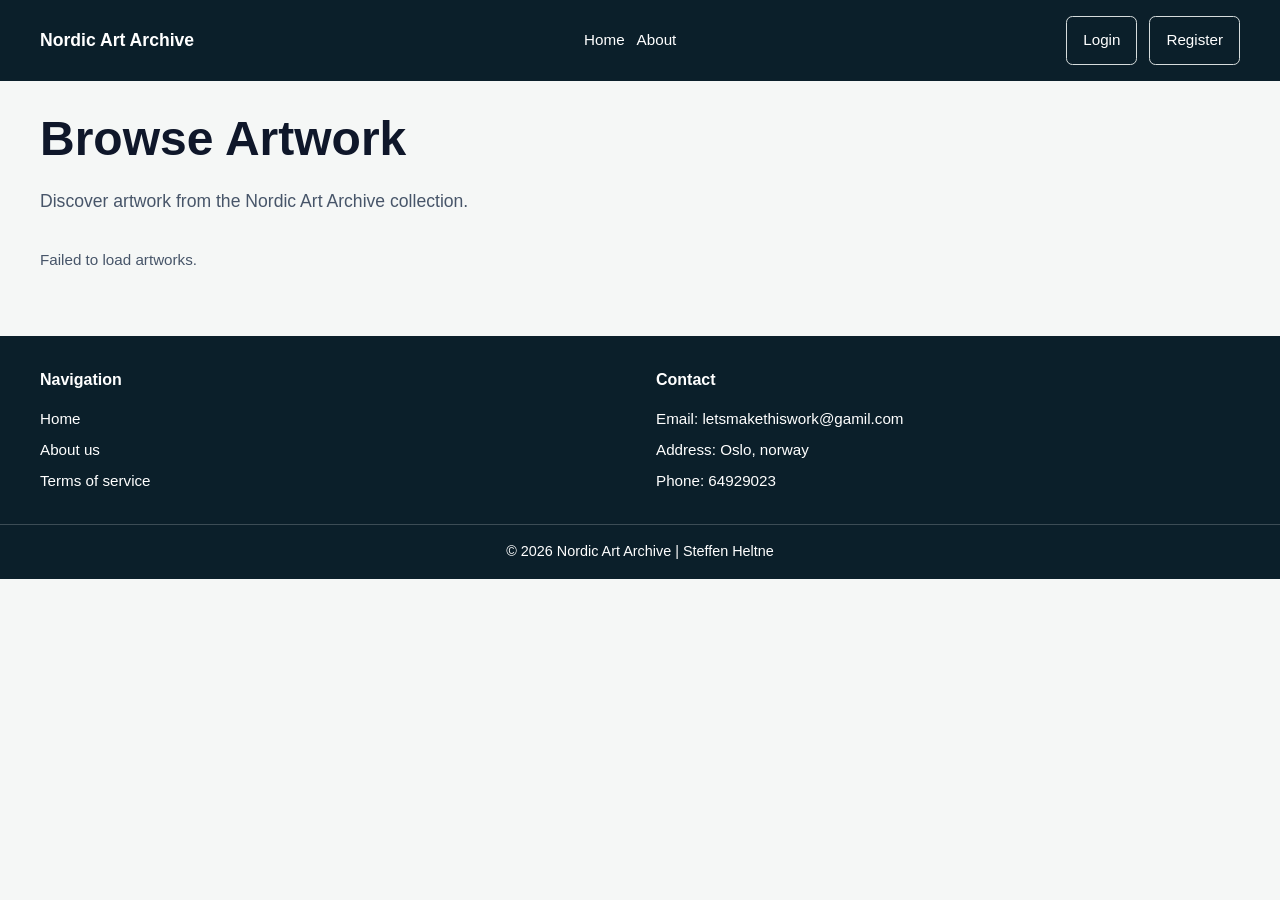
<file: index.html>
<!doctype html>
<html lang="en">
  <head>
    <meta charset="UTF-8" />
    <meta name="viewport" content="width=device-width, initial-scale=1.0" />
    <title>Nordic Art Archive</title>

    <link rel="stylesheet" href="./assets/css/style.css" />
  </head>
  <body>
    <header id="navbar"></header>
    <!--here is my main content, with 12 cards wisble to the customer who want to  see all of the art-->
    <main class="site-main">
      <section class="hero container">
        <h1 class="page-title">Browse Artwork</h1>
        <p class="page-lead">
          Discover artwork from the Nordic Art Archive collection.
        </p>
      </section>

      <section class="container" aria-label="Artwork feed">
        <div class="art-grid" id="artGrid"></div>
      </section>
    </main>
    <!--My footer with details as contact/email/adress/phone typical small and easy footer-->
    <footer class="site-footer">
      <div class="container footer-wrapper">
        <div class="footer-column">
          <h2 class="footer-title">Navigation</h2>
          <a href="./index.html" class="footer-link">Home</a>
          <a href="./about.html" class="footer-link">About us</a>
          <a href="#" class="footer-link">Terms of service</a>
        </div>
        <div class="footer-column">
          <h2 class="footer-title">Contact</h2>
          <p class="footer-text">Email: letsmakethiswork@gamil.com</p>
          <p class="footer-text">Address: Oslo, norway</p>
          <p class="footer-text">Phone: 64929023</p>
        </div>
      </div>

      <p class="footer-bottom">© 2026 Nordic Art Archive | Steffen Heltne</p>
    </footer>
    <script type="module" src="./assets/js/index.js"></script>
    <script type="module" src="./assets/js/components/navbar.js"></script>
  </body>
</html>
</file>
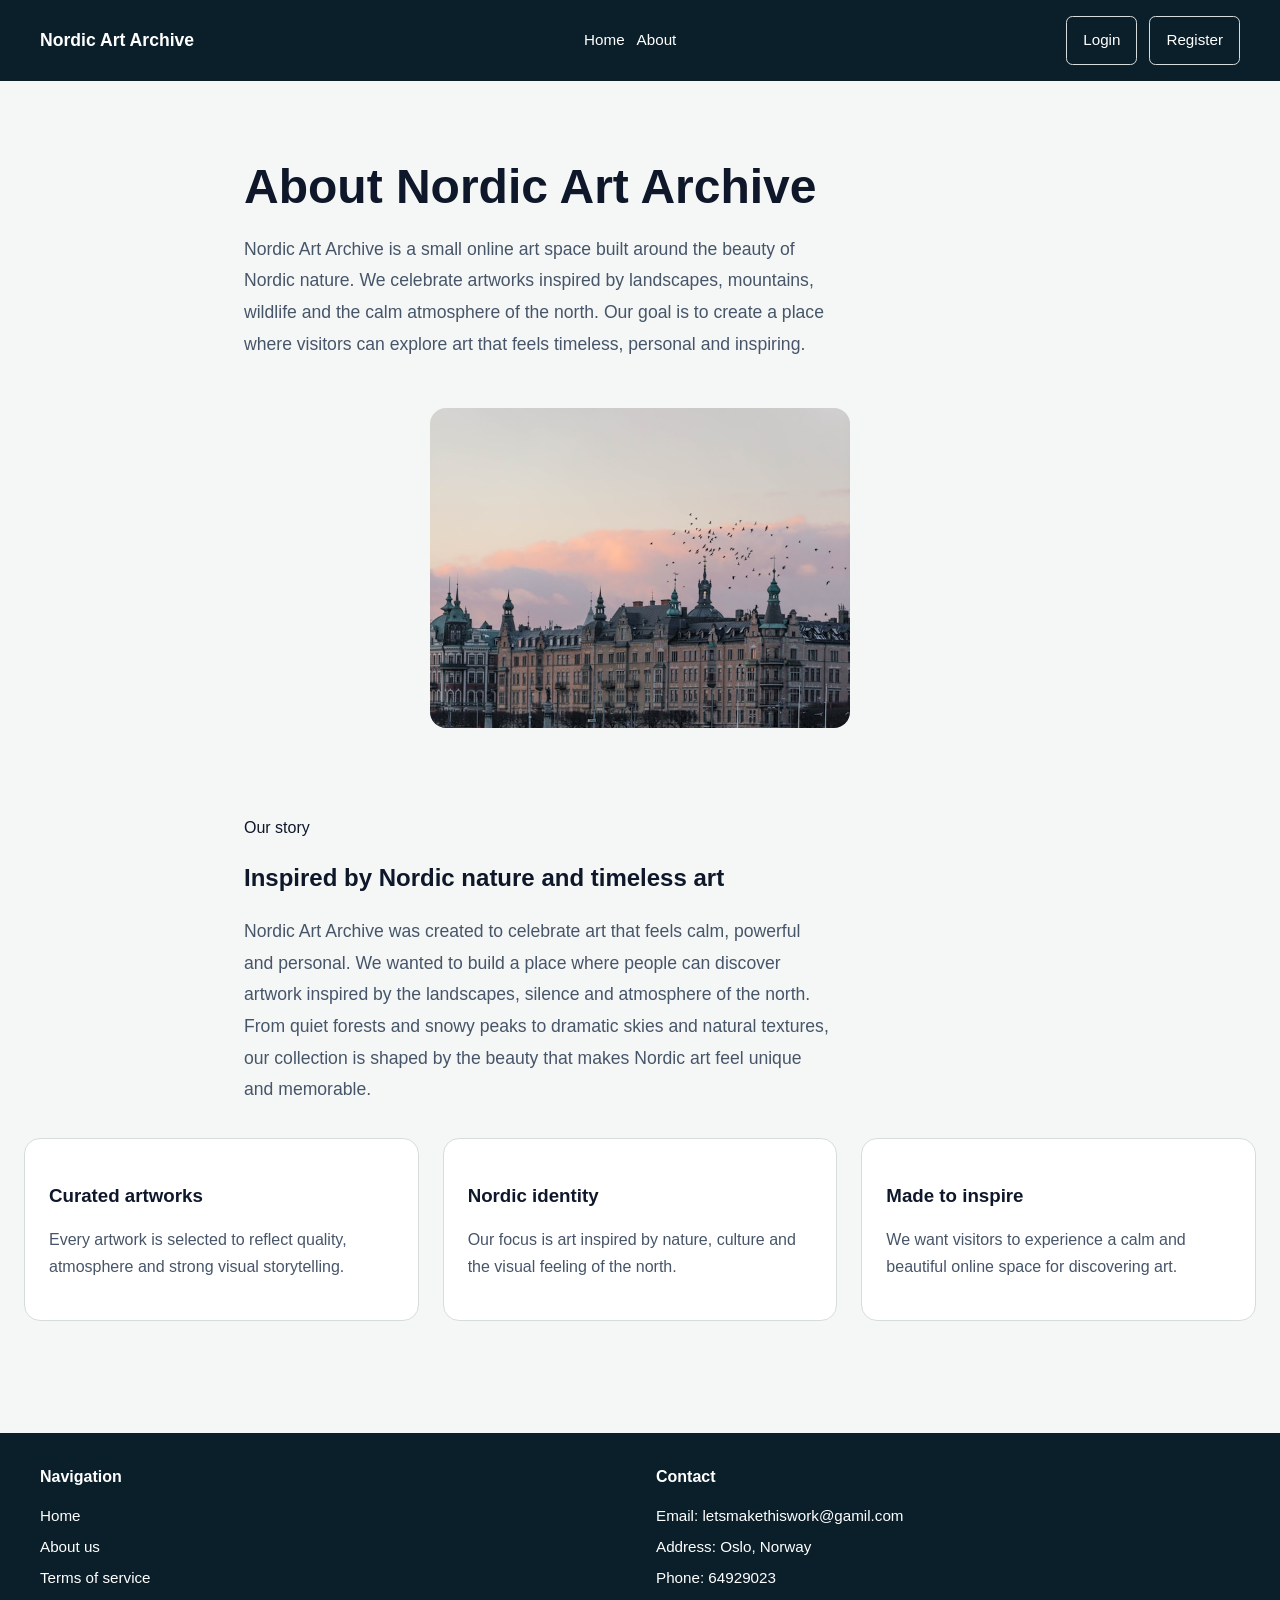
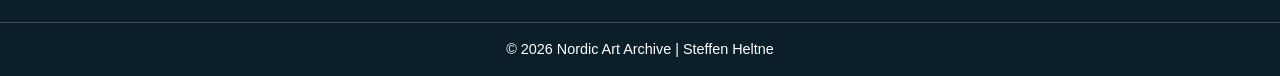
<file: about.html>
<!doctype html>
<html lang="en">
  <head>
    <meta charset="UTF-8" />
    <meta name="viewport" content="width=device-width, initial-scale=1.0" />
    <title>About | Nordic Art Archive</title>
    <link rel="stylesheet" href="./assets/css/style.css" />
  </head>
  <body>
    <header id="navbar"></header>

    <main class="site-main">
      <section class="hero-container">
        <h1 class="page-title">About Nordic Art Archive</h1>
        <p class="page-lead">
          Nordic Art Archive is a small online art space built around the beauty
          of Nordic nature. We celebrate artworks inspired by landscapes,
          mountains, wildlife and the calm atmosphere of the north. Our goal is
          to create a place where visitors can explore art that feels timeless,
          personal and inspiring.
        </p>
      </section>

      <section class="about-highlight">
        <div class="about-highlight-image">
          <img
            src="./assets/image/marten-bjork-zr-zkaQd7f4-unsplash.jpg"
            alt="Beautiful Nordic landscape with mountains and soft light"
          />
        </div>
      </section>

      <section class="hero-container">
        <div class="about-highlight-content">
          <span class="section-tag">Our story</span>
          <h2>Inspired by Nordic nature and timeless art</h2>
          <p class="page-lead">
            Nordic Art Archive was created to celebrate art that feels calm,
            powerful and personal. We wanted to build a place where people can
            discover artwork inspired by the landscapes, silence and atmosphere
            of the north.
          </p>
          <p class="page-lead">
            From quiet forests and snowy peaks to dramatic skies and natural
            textures, our collection is shaped by the beauty that makes Nordic
            art feel unique and memorable.
          </p>
        </div>
      </section>

      <section class="about-values">
        <article class="value-card">
          <h3>Curated artworks</h3>
          <p>
            Every artwork is selected to reflect quality, atmosphere and strong
            visual storytelling.
          </p>
        </article>

        <article class="value-card">
          <h3>Nordic identity</h3>
          <p>
            Our focus is art inspired by nature, culture and the visual feeling
            of the north.
          </p>
        </article>

        <article class="value-card">
          <h3>Made to inspire</h3>
          <p>
            We want visitors to experience a calm and beautiful online space for
            discovering art.
          </p>
        </article>
      </section>
    </main>

    <footer class="site-footer">
      <div class="container footer-wrapper">
        <div class="footer-column">
          <h2 class="footer-title">Navigation</h2>
          <a href="./index.html" class="footer-link">Home</a>
          <a href="./about.html" class="footer-link">About us</a>
          <a href="#" class="footer-link">Terms of service</a>
        </div>

        <div class="footer-column">
          <h2 class="footer-title">Contact</h2>
          <p class="footer-text">Email: letsmakethiswork@gamil.com</p>
          <p class="footer-text">Address: Oslo, Norway</p>
          <p class="footer-text">Phone: 64929023</p>
        </div>
      </div>

      <p class="footer-bottom">© 2026 Nordic Art Archive | Steffen Heltne</p>
    </footer>

    <script type="module" src="./assets/js/components/navbar.js"></script>
  </body>
</html>
</file>
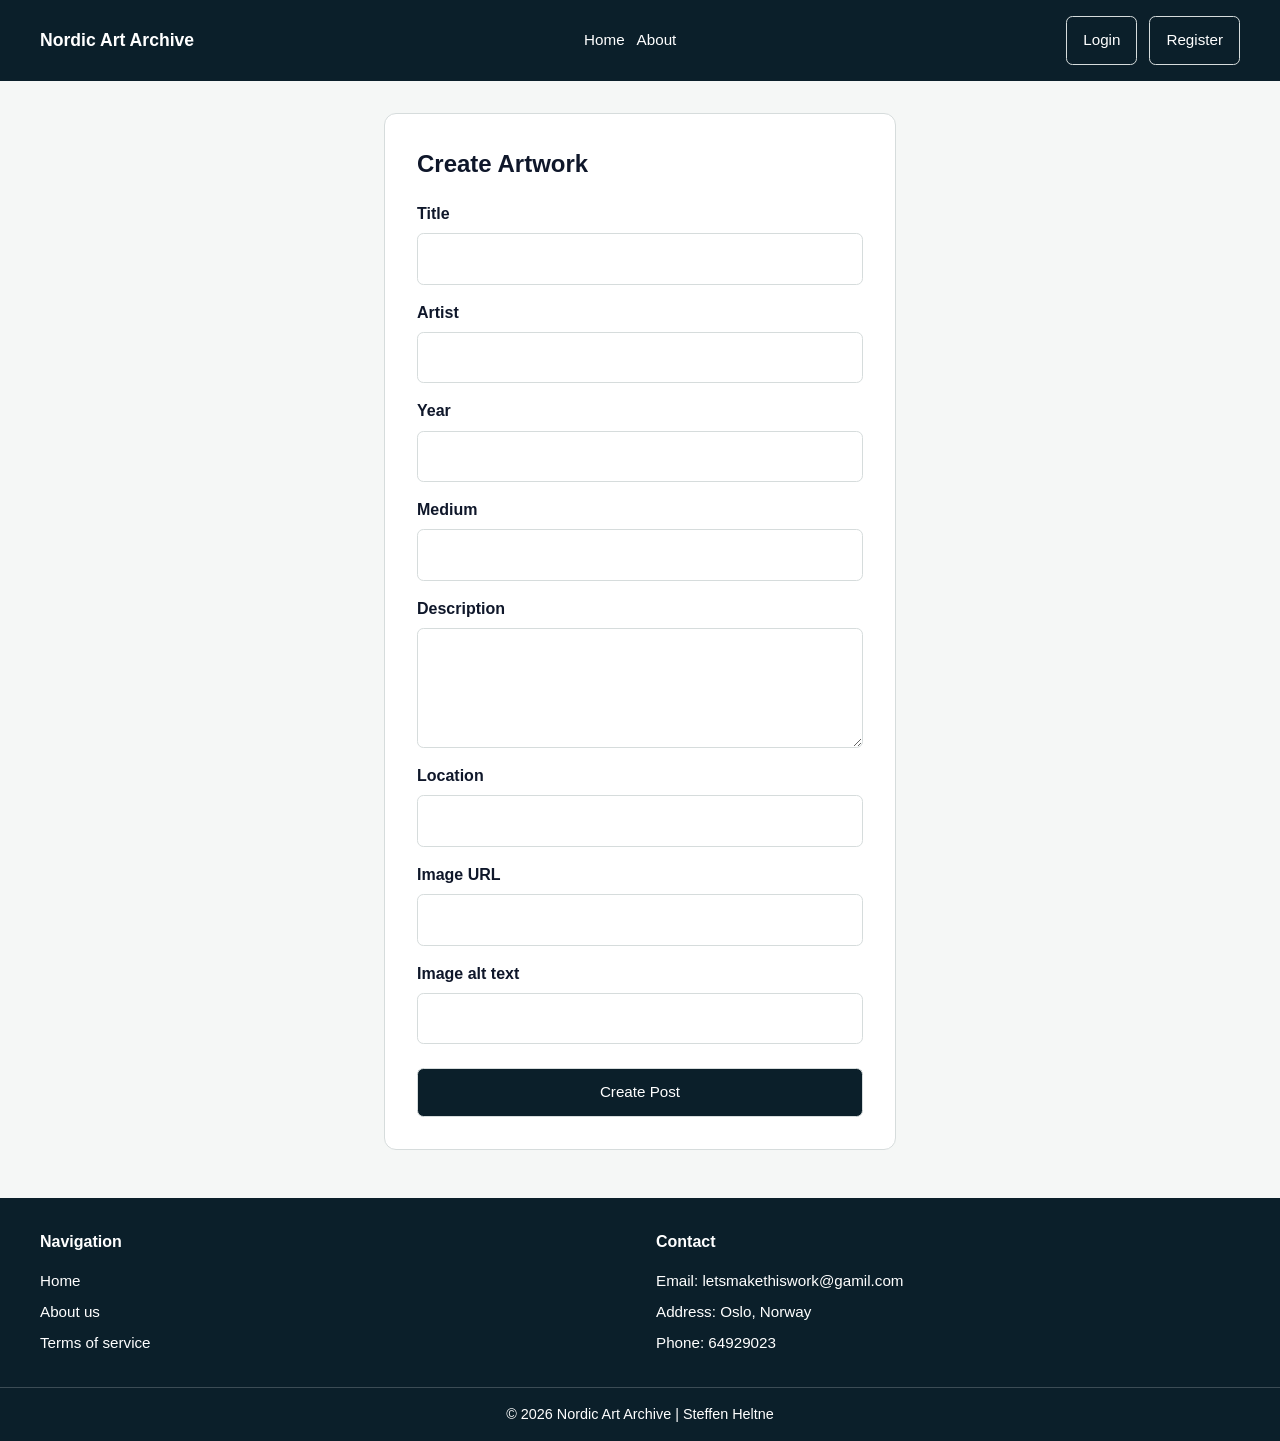
<file: create.html>
<!doctype html>
<html lang="en">
  <head>
    <meta charset="UTF-8" />
    <meta name="viewport" content="width=device-width, initial-scale=1.0" />
    <title>Create Artwork</title>

    <link rel="stylesheet" href="../assets/css/style.css" />
  </head>
  <body>
    <header id="navbar"></header>

    <main class="site-main">
      <section class="container auth-section">
        <form class="auth-card create-form" id="createPostForm">
          <h1 class="auth-title">Create Artwork</h1>

          <div class="form-group">
            <label for="title" class="form-label">Title</label>
            <input
              type="text"
              id="title"
              name="title"
              class="form-input"
              required
            />
          </div>

          <div class="form-group">
            <label for="artist" class="form-label">Artist</label>
            <input
              type="text"
              id="artist"
              name="artist"
              class="form-input"
              required
            />
          </div>

          <div class="form-group">
            <label for="year" class="form-label">Year</label>
            <input
              type="number"
              id="year"
              name="year"
              class="form-input"
              required
            />
          </div>

          <div class="form-group">
            <label for="medium" class="form-label">Medium</label>
            <input
              type="text"
              id="medium"
              name="medium"
              class="form-input"
              required
            />
          </div>

          <div class="form-group">
            <label for="description" class="form-label">Description</label>
            <textarea
              id="description"
              name="description"
              class="form-input"
              required
            ></textarea>
          </div>

          <div class="form-group">
            <label for="location" class="form-label">Location</label>
            <input
              type="text"
              id="location"
              name="location"
              class="form-input"
              required
            />
          </div>

          <div class="form-group">
            <label for="imageUrl" class="form-label">Image URL</label>
            <input
              type="url"
              id="imageUrl"
              name="imageUrl"
              class="form-input"
              required
            />
          </div>

          <div class="form-group">
            <label for="imageAlt" class="form-label">Image alt text</label>
            <input
              type="text"
              id="imageAlt"
              name="imageAlt"
              class="form-input"
            />
          </div>

          <p id="message" class="form-message"></p>

          <button type="submit" class="btn btn-primary auth-submit">
            Create Post
          </button>
        </form>
      </section>
    </main>

    <footer class="site-footer">
      <div class="container footer-wrapper">
        <div class="footer-column">
          <h2 class="footer-title">Navigation</h2>
          <a href="../index.html" class="footer-link">Home</a>
          <a href="../about.html" class="footer-link">About us</a>
          <a href="#" class="footer-link">Terms of service</a>
        </div>

        <div class="footer-column">
          <h2 class="footer-title">Contact</h2>
          <p class="footer-text">Email: letsmakethiswork@gamil.com</p>
          <p class="footer-text">Address: Oslo, Norway</p>
          <p class="footer-text">Phone: 64929023</p>
        </div>
      </div>

      <p class="footer-bottom">© 2026 Nordic Art Archive | Steffen Heltne</p>
    </footer>

    <script type="module" src="../assets/js/components/navbar.js"></script>
    <script type="module" src="../assets/js/create.js"></script>
  </body>
</html>
</file>
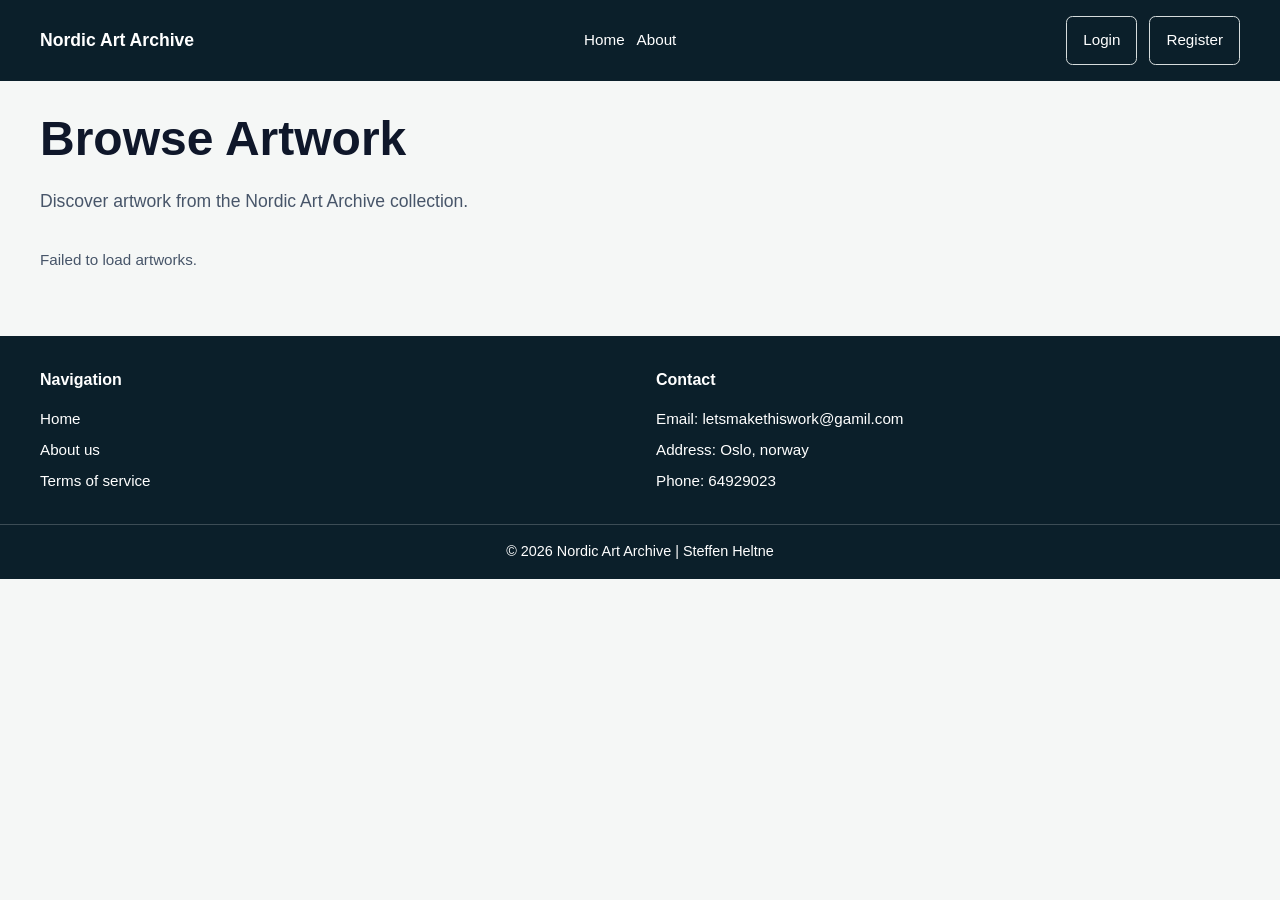
<file: edit.html>
<!doctype html>
<html lang="en">
  <head>
    <meta charset="UTF-8" />
    <meta name="viewport" content="width=device-width, initial-scale=1.0" />
    <title>Edit Artwork</title>

    <link rel="stylesheet" href="../assets/css/style.css" />
  </head>
  <body>
    <header id="navbar"></header>

    <main class="site-main">
      <section class="container auth-section">
        <form class="auth-card create-form" id="editPostForm">
          <h1 class="auth-title">Edit Artwork</h1>

          <div class="form-group">
            <label for="title" class="form-label">Title</label>
            <input
              type="text"
              id="title"
              name="title"
              class="form-input"
              required
            />
          </div>

          <div class="form-group">
            <label for="artist" class="form-label">Artist</label>
            <input
              type="text"
              id="artist"
              name="artist"
              class="form-input"
              required
            />
          </div>

          <div class="form-group">
            <label for="year" class="form-label">Year</label>
            <input
              type="number"
              id="year"
              name="year"
              class="form-input"
              required
            />
          </div>

          <div class="form-group">
            <label for="medium" class="form-label">Medium</label>
            <input
              type="text"
              id="medium"
              name="medium"
              class="form-input"
              required
            />
          </div>

          <div class="form-group">
            <label for="description" class="form-label">Description</label>
            <textarea
              id="description"
              name="description"
              class="form-input"
              required
            ></textarea>
          </div>

          <div class="form-group">
            <label for="location" class="form-label">Location</label>
            <input
              type="text"
              id="location"
              name="location"
              class="form-input"
              required
            />
          </div>

          <div class="form-group">
            <label for="imageUrl" class="form-label">Image URL</label>
            <input
              type="url"
              id="imageUrl"
              name="imageUrl"
              class="form-input"
              required
            />
          </div>

          <div class="form-group">
            <label for="imageAlt" class="form-label">Image alt text</label>
            <input
              type="text"
              id="imageAlt"
              name="imageAlt"
              class="form-input"
            />
          </div>

          <p id="message" class="form-message"></p>

          <button type="submit" class="btn btn-primary auth-submit">
            Update Artwork
          </button>
        </form>
      </section>
    </main>

    <footer class="site-footer">
      <div class="container footer-wrapper">
        <div class="footer-column">
          <h2 class="footer-title">Navigation</h2>
          <a href="../index.html" class="footer-link">Home</a>
          <a href="../about.html" class="footer-link">About us</a>
          <a href="#" class="footer-link">Terms of service</a>
        </div>

        <div class="footer-column">
          <h2 class="footer-title">Contact</h2>
          <p class="footer-text">Email: letsmakethiswork@gamil.com</p>
          <p class="footer-text">Address: Oslo, Norway</p>
          <p class="footer-text">Phone: 64929023</p>
        </div>
      </div>

      <p class="footer-bottom">© 2026 Nordic Art Archive | Steffen Heltne</p>
    </footer>

    <script type="module" src="../assets/js/components/navbar.js"></script>
    <script type="module" src="../assets/js/edit.js"></script>
  </body>
</html>
</file>
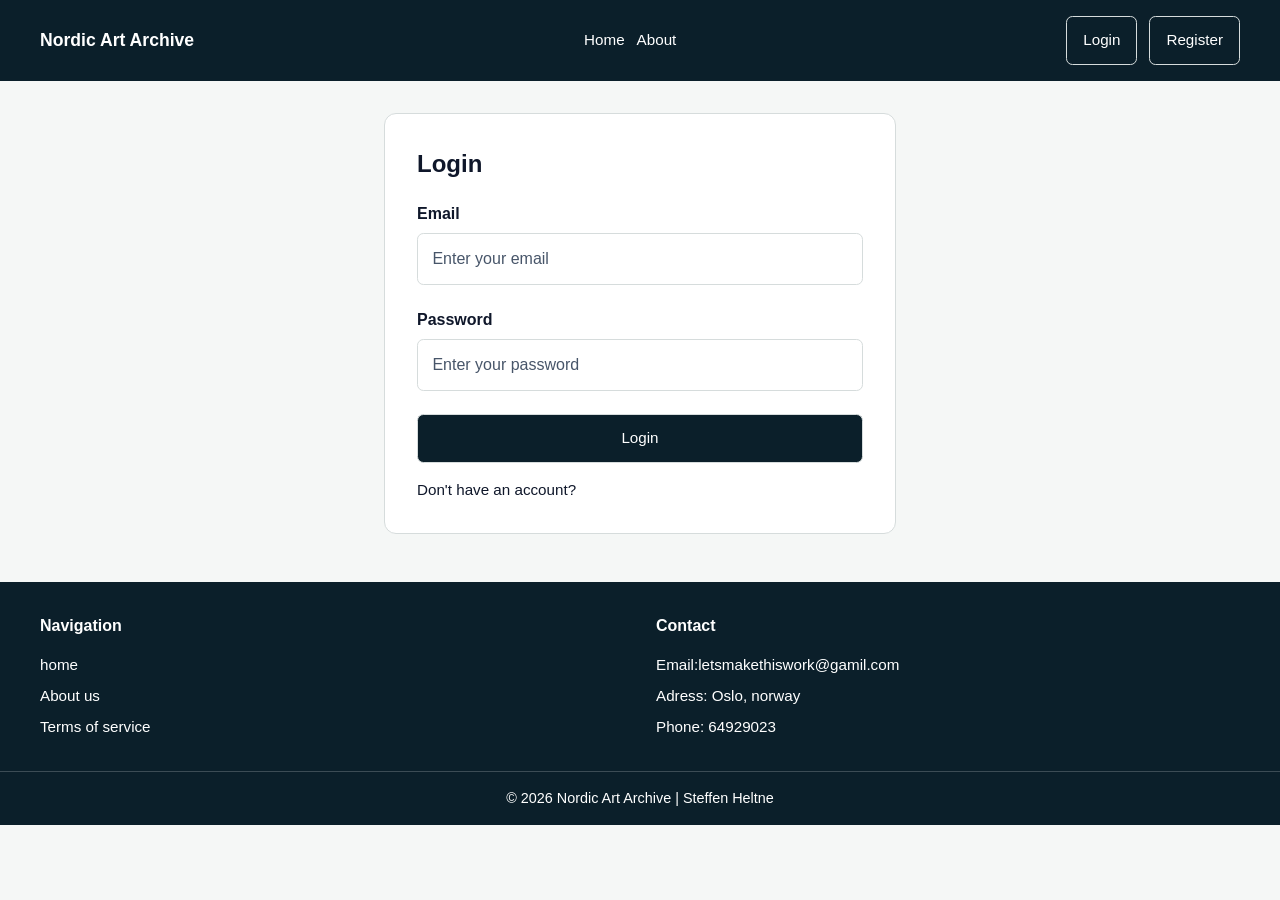
<file: account/login.html>
<!doctype html>
<html lang="en">
  <head>
    <meta charset="UTF-8" />
    <meta name="viewport" content="width=device-width, initial-scale=1.0" />
    <title>Nordic Art Archive</title>

    <link rel="stylesheet" href="../assets/css/style.css" />
  </head>
  <body>
    <header id="navbar"></header>
    <main class="site-main">
      <section class="container auth-section">
        <form class="auth-card" id="loginform" novalidate>
          <h1 class="auth-title">Login</h1>
          <div class="form-group">
            <label for="email" class="form-label">Email</label>
            <input
              type="email"
              id="email"
              name="email"
              class="form-input"
              placeholder="Enter your email"
              required
            />

            <p class="form-error" id="emailError"></p>
          </div>

          <div class="form-group">
            <label for="password" class="form-label">Password</label>
            <input
              type="password"
              id="password"
              name="password"
              class="form-input"
              placeholder="Enter your password"
              required
            />
            <p class="form-error" id="passwordError"></p>
          </div>
          <p id="formMessage" class="form-message"></p>
          <button type="submit" class="btn btn-primary auth-submit">
            Login
          </button>

          <p class="auth-alt">
            Don't have an account?
            <a href="../account/register.html" class="auth-link"></a>
          </p>
        </form>
      </section>
    </main>
    <footer class="site-footer">
      <div class="container footer-wrapper">
        <div class="footer-column">
          <h2 class="footer-title">Navigation</h2>
          <a href="./index.html" class="footer-link">home</a>
          <a href="../about.html" class="footer-link">About us</a>
          <a href="#" class="footer-link">Terms of service</a>
        </div>

        <div class="footer-column">
          <h2 class="footer-title">Contact</h2>
          <p class="footer-text">Email:letsmakethiswork@gamil.com</p>
          <p class="footer-text">Adress: Oslo, norway</p>
          <p class="footer-text">Phone: 64929023</p>
        </div>
      </div>

      <p class="footer-bottom">© 2026 Nordic Art Archive | Steffen Heltne</p>
    </footer>
    <script type="module" src="../assets/js/api/auth.js"></script>
    <script type="module" src="../assets/js/components/navbar.js"></script>
  </body>
</html>
</file>
<file: assets/css/style.css>
@import url("./base/variables.css");
@import url("./base/reset.css");
@import url("./base/typography.css");
@import url("./base/utilities.css");

@import url("./layout/header.css");
@import url("./layout/footer.css");
@import url("./layout/main.css");
@import url("./layout/grid.css");

@import url("./components/button.css");
@import url("./components/cards.css");
@import url("./components/forms.css");
@import url("./components/messages.css");

@import url("./pages/auth.css");
@import url("./pages/artwork.css");
@import url("./pages/create.css");
@import url("./pages/about.css");
</file>
